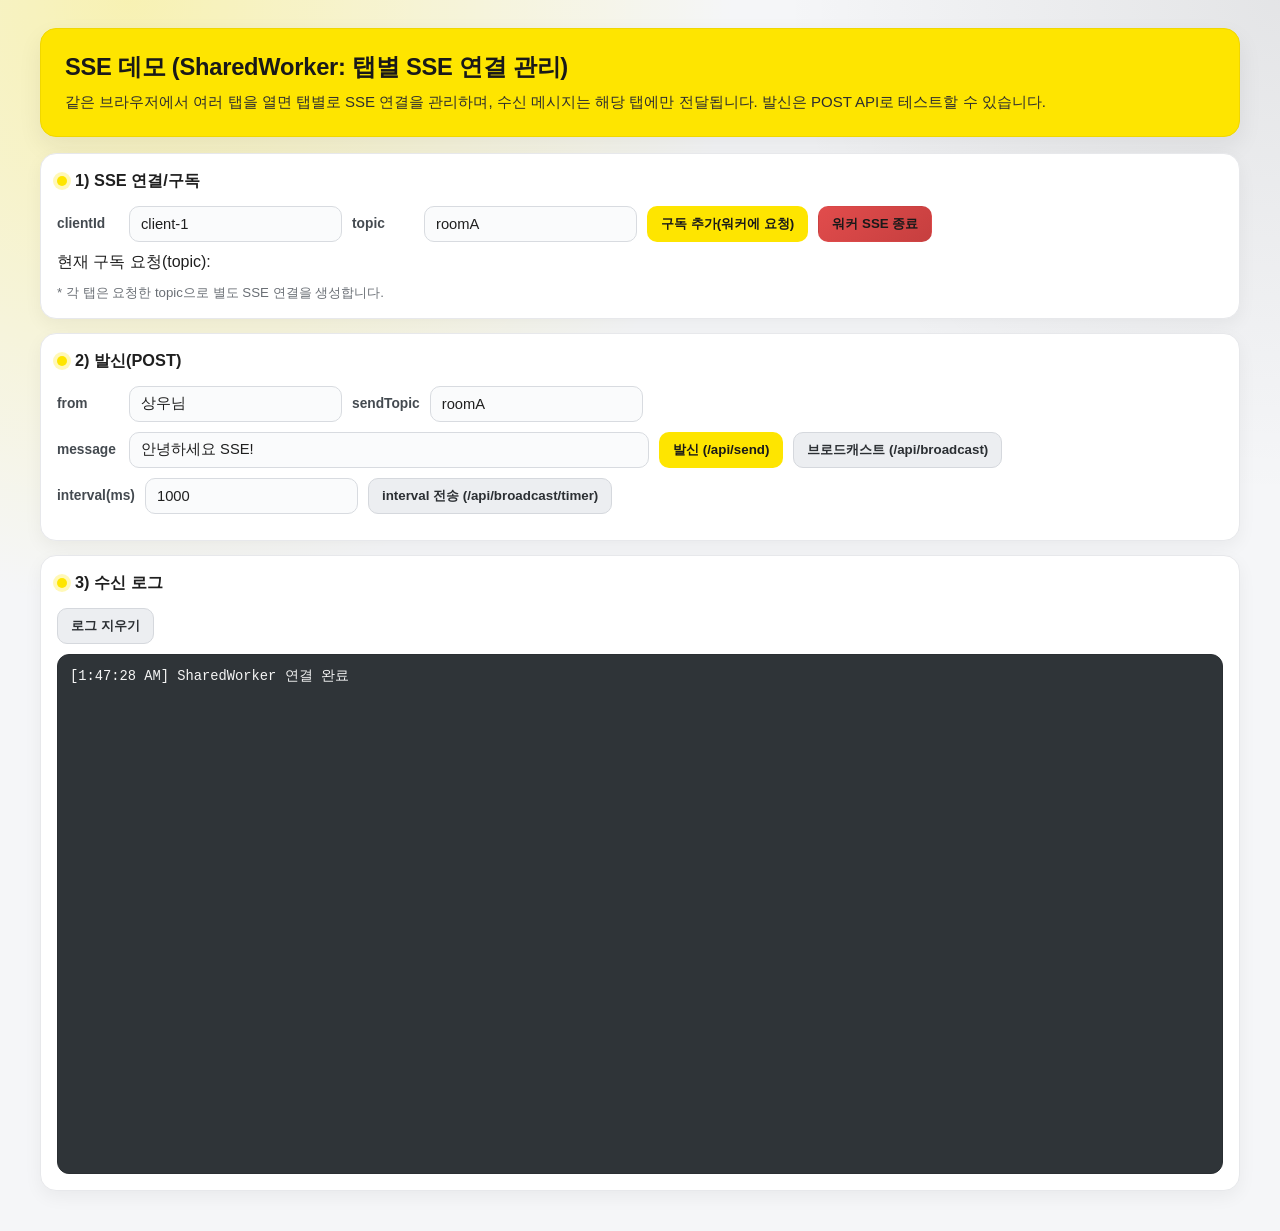
<file: src/main/resources/static/index.html>
<!doctype html>
<html lang="ko">
<head>
    <meta charset="UTF-8" />
    <meta name="viewport" content="width=device-width,initial-scale=1" />
    <title>Kakao Style SSE Demo</title>
    <link rel="stylesheet" href="index.css" />
</head>
<body>
<main class="page">
    <header class="hero">
        <h2>SSE 데모 (SharedWorker: 탭별 SSE 연결 관리)</h2>
        <p class="hero-note">
            같은 브라우저에서 여러 탭을 열면 탭별로 SSE 연결을 관리하며, 수신 메시지는 해당 탭에만 전달됩니다.
            발신은 POST API로 테스트할 수 있습니다.
        </p>
    </header>

    <div class="box">
        <h3>1) SSE 연결/구독</h3>
        <div class="row">
            <label>clientId</label>
            <input id="clientId" value="client-1" />
            <label>topic</label>
            <input id="topic" value="roomA" />
            <button id="btnConnect">구독 추가(워커에 요청)</button>
            <button id="btnDisconnectAll" class="btn-danger">워커 SSE 종료</button>
        </div>
        <div class="row">
            <div>현재 구독 요청(topic):</div>
            <div id="subs"></div>
        </div>
        <div class="muted">
            * 각 탭은 요청한 topic으로 별도 SSE 연결을 생성합니다.
        </div>
    </div>

    <div class="box">
        <h3>2) 발신(POST)</h3>
        <div class="row">
            <label>from</label>
            <input id="from" value="상우님" />
            <label>sendTopic</label>
            <input id="sendTopic" value="roomA" />
        </div>
        <div class="row">
            <label>message</label>
            <input id="message" class="input-message" value="안녕하세요 SSE!" />
            <button id="btnSend">발신 (/api/send)</button>
            <button id="btnBroadcast" class="btn-secondary">브로드캐스트 (/api/broadcast)</button>
        </div>
        <div class="row">
            <label>interval(ms)</label>
            <input id="timer" value="1000" />
            <button id="btnBroadcastTimer" class="btn-secondary">interval 전송 (/api/broadcast/timer)</button>
        </div>
    </div>

    <div class="box">
        <h3>3) 수신 로그</h3>
        <div class="row">
            <button id="btnClear" class="btn-secondary">로그 지우기</button>
        </div>
        <div id="log"></div>
    </div>
</main>

<script>
    // =========================
    // 유틸
    // =========================
    const logEl = document.getElementById('log');
    const subsEl = document.getElementById('subs');

    function log(line, isError = false) {
        const now = new Date().toLocaleTimeString();
        const prefix = isError ? "[ERR]" : "";
        logEl.textContent += `[${now}]${prefix} ${line}\n`;
        logEl.scrollTop = logEl.scrollHeight;
    }

    // =========================
    // SharedWorker 연결
    // =========================
    let worker;
    let subscribedTopics = new Set();

    /**
     * SharedWorker를 초기화하고 워커 -> UI 메시지 수신 핸들러를 연결한다.
     *
     * 동작:
     * 1) SharedWorker 인스턴스를 생성하고 포트를 시작한다.
     * 2) 워커가 전달한 메시지 타입(message/error/unknown)에 따라 로그를 출력한다.
     * 3) 브라우저가 SharedWorker를 지원하지 않거나 로드에 실패하면 에러 로그를 남긴다.
     */
    function initWorker() {
        try {
            worker = new SharedWorker("sse-shared-worker.js");
            worker.port.start();

            // 워커에서 전달되는 이벤트를 UI 로그 포맷으로 변환해 출력
            worker.port.onmessage = (event) => {
                const msg = event.data;
                // msg: {type, ...}
                if (!msg || !msg.type) return;

                switch (msg.type) {
                    case "message":
                        // { type:"message", topic, eventName, data }
                        log(`[recv][${msg.topic || "-"}][${msg.eventName || "message"}] ${msg.data}`);
                        break;

                    case "error":
                        log(`[worker][error] ${msg.data}`, true);
                        break;

                    default:
                        log(`[worker][unknown] ${JSON.stringify(msg)}`);
                }
            };

            log("SharedWorker 연결 완료");
        } catch (e) {
            log("SharedWorker를 지원하지 않는 브라우저이거나 로드 실패: " + e.message, true);
        }
    }

    function renderTopics() {
        subsEl.innerHTML = '';
        [...subscribedTopics].forEach(topic => {
            const tag = document.createElement('span');
            tag.className = 'tag';
            tag.innerHTML = `<strong>${topic}</strong>`;
            subsEl.appendChild(tag);
        });
    }

    // =========================
    // 워커에 구독 추가/삭제 요청
    // =========================
    function addTopic() {
        const clientId = document.getElementById("clientId").value.trim();
        const topic = document.getElementById("topic").value.trim();

        if (!worker) return log("워커가 초기화되지 않았습니다.", true);
        if (!clientId || !topic) return log("clientId/topic을 입력하세요.", true);

        // UI 상태 업데이트
        subscribedTopics.add(topic);
        renderTopics();

        // 워커에 "topic 추가" 요청
        worker.port.postMessage({
            type: "connect",
            clientId,
            topic
        });

        log(`워커에 구독 요청: topic=${topic}`);
    }

    function disconnectAll() {
        if (!worker) return log("워커가 초기화되지 않았습니다.", true);

        subscribedTopics.clear();
        renderTopics();

        worker.port.postMessage({ type: "disconnectAll" });
        log("워커 SSE 전체 종료 요청");
    }

    // =========================
    // 발신 API
    // =========================
    async function send() {
        const from = document.getElementById('from').value.trim();
        const topic = document.getElementById('sendTopic').value.trim();
        const message = document.getElementById('message').value.trim();

        if (!topic || !message) return log("sendTopic/message를 입력하세요.", true);

        const res = await fetch('/api/send', {
            method: 'POST',
            headers: {'Content-Type': 'application/json'},
            body: JSON.stringify({ topic, message, from })
        });

        log(`발신 결과: HTTP ${res.status}`);
    }

    async function broadcast() {
        const message = document.getElementById('message').value.trim();
        if (!message) return log("message를 입력하세요.", true);

        const res = await fetch(`/api/broadcast?message=${encodeURIComponent(message)}`, {
            method: 'POST'
        });

        log(`브로드캐스트 결과: HTTP ${res.status}`);
    }

    async function broadcastTimer() {
        const timer = document.getElementById('timer').value.trim();
        if (!timer || Number.isNaN(Number(timer))) {
            return log("interval(ms)에 숫자를 입력하세요.", true);
        }

        const res = await fetch(`/api/broadcast/timer?timer=${encodeURIComponent(timer)}`, {
            method: 'POST'
        });

        log(`interval 브로드캐스트 결과: HTTP ${res.status}`);
    }

    // =========================
    // 이벤트 바인딩
    // =========================
    document.getElementById('btnConnect').onclick = addTopic;
    document.getElementById('btnDisconnectAll').onclick = disconnectAll;
    document.getElementById('btnSend').onclick = send;
    document.getElementById('btnBroadcast').onclick = broadcast;
    document.getElementById('btnBroadcastTimer').onclick = broadcastTimer;
    document.getElementById('btnClear').onclick = () => (logEl.textContent = '');

    // =========================
    // 초기화
    // =========================
    initWorker();
    renderTopics();
</script>
</body>
</html>
</file>
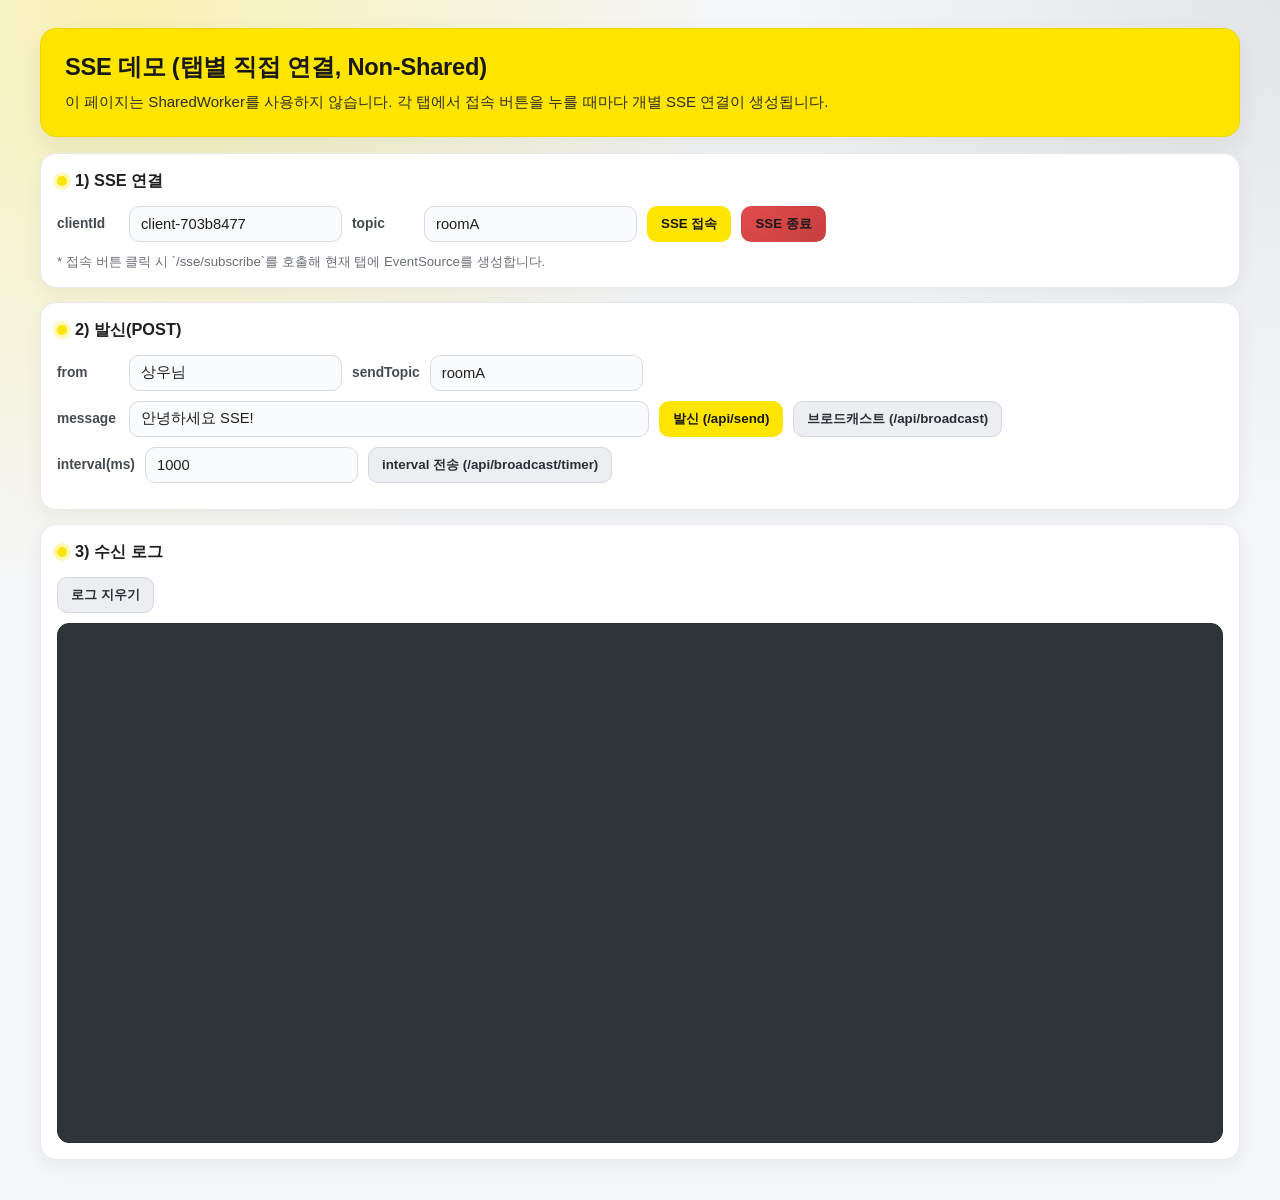
<file: src/main/resources/static/index-non-shared.html>
<!doctype html>
<html lang="ko">
<head>
    <meta charset="UTF-8" />
    <meta name="viewport" content="width=device-width,initial-scale=1" />
    <title>SSE Non-Shared Demo</title>
    <link rel="stylesheet" href="index.css" />
</head>
<body>
<main class="page">
    <header class="hero">
        <h2>SSE 데모 (탭별 직접 연결, Non-Shared)</h2>
        <p class="hero-note">
            이 페이지는 SharedWorker를 사용하지 않습니다.
            각 탭에서 접속 버튼을 누를 때마다 개별 SSE 연결이 생성됩니다.
        </p>
    </header>

    <div class="box">
        <h3>1) SSE 연결</h3>
        <div class="row">
            <label>clientId</label>
            <input id="clientId" />
            <label>topic</label>
            <input id="topic" value="roomA" />
            <button id="btnConnect">SSE 접속</button>
            <button id="btnDisconnect" class="btn-danger">SSE 종료</button>
        </div>
        <div class="muted">
            * 접속 버튼 클릭 시 `/sse/subscribe`를 호출해 현재 탭에 EventSource를 생성합니다.
        </div>
    </div>

    <div class="box">
        <h3>2) 발신(POST)</h3>
        <div class="row">
            <label>from</label>
            <input id="from" value="상우님" />
            <label>sendTopic</label>
            <input id="sendTopic" value="roomA" />
        </div>
        <div class="row">
            <label>message</label>
            <input id="message" class="input-message" value="안녕하세요 SSE!" />
            <button id="btnSend">발신 (/api/send)</button>
            <button id="btnBroadcast" class="btn-secondary">브로드캐스트 (/api/broadcast)</button>
        </div>
        <div class="row">
            <label>interval(ms)</label>
            <input id="timer" value="1000" />
            <button id="btnBroadcastTimer" class="btn-secondary">interval 전송 (/api/broadcast/timer)</button>
        </div>
    </div>

    <div class="box">
        <h3>3) 수신 로그</h3>
        <div class="row">
            <button id="btnClear" class="btn-secondary">로그 지우기</button>
        </div>
        <div id="log"></div>
    </div>
</main>

<script>
    const logEl = document.getElementById("log");
    let eventSource = null;

    function log(line, isError = false) {
        const now = new Date().toLocaleTimeString();
        const prefix = isError ? "[ERR]" : "";
        logEl.textContent += `[${now}]${prefix} ${line}\n`;
        logEl.scrollTop = logEl.scrollHeight;
    }

    function defaultClientId() {
        if (window.crypto && crypto.randomUUID) {
            return `client-${crypto.randomUUID().slice(0, 8)}`;
        }
        return `client-${Date.now()}`;
    }

    function handleSseEvent(eventName, event, fallbackTopic) {
        let payload = event.data;
        try {
            payload = JSON.parse(event.data);
        } catch (_) {
            // plain text도 허용
        }

        const topic = payload && payload.topic ? payload.topic : fallbackTopic;
        const message = payload && payload.message ? payload.message : event.data;
        log(`[recv][${topic || "-"}][${eventName}] ${message}`);
    }

    function connectSse() {
        const clientId = document.getElementById("clientId").value.trim();
        const topic = document.getElementById("topic").value.trim();

        if (!clientId || !topic) return log("clientId/topic을 입력하세요.", true);

        if (eventSource) {
            eventSource.close();
            eventSource = null;
        }

        eventSource = new EventSource(
            `/sse/subscribe?clientId=${encodeURIComponent(clientId)}&topic=${encodeURIComponent(topic)}`
        );

        eventSource.onopen = () => log(`SSE 연결 완료: clientId=${clientId}, topic=${topic}`);
        eventSource.onmessage = (event) => handleSseEvent("message", event, topic);
        eventSource.addEventListener("connected", (event) => handleSseEvent("connected", event, topic));
        eventSource.addEventListener("broadcast", (event) => handleSseEvent("broadcast", event, topic));
        eventSource.onerror = () => log(`SSE 오류: topic=${topic}`, true);
    }

    function disconnectSse() {
        if (!eventSource) return;
        eventSource.close();
        eventSource = null;
        log("SSE 연결 종료");
    }

    async function send() {
        const from = document.getElementById("from").value.trim();
        const topic = document.getElementById("sendTopic").value.trim();
        const message = document.getElementById("message").value.trim();
        if (!topic || !message) return log("sendTopic/message를 입력하세요.", true);

        const res = await fetch("/api/send", {
            method: "POST",
            headers: { "Content-Type": "application/json" },
            body: JSON.stringify({ topic, message, from })
        });
        log(`발신 결과: HTTP ${res.status}`);
    }

    async function broadcast() {
        const message = document.getElementById("message").value.trim();
        if (!message) return log("message를 입력하세요.", true);

        const res = await fetch(`/api/broadcast?message=${encodeURIComponent(message)}`, {
            method: "POST"
        });
        log(`브로드캐스트 결과: HTTP ${res.status}`);
    }

    async function broadcastTimer() {
        const timer = document.getElementById("timer").value.trim();
        if (!timer || Number.isNaN(Number(timer))) {
            return log("interval(ms)에 숫자를 입력하세요.", true);
        }

        const res = await fetch(`/api/broadcast/timer?timer=${encodeURIComponent(timer)}`, {
            method: "POST"
        });
        log(`interval 브로드캐스트 결과: HTTP ${res.status}`);
    }

    document.getElementById("btnConnect").onclick = connectSse;
    document.getElementById("btnDisconnect").onclick = disconnectSse;
    document.getElementById("btnSend").onclick = send;
    document.getElementById("btnBroadcast").onclick = broadcast;
    document.getElementById("btnBroadcastTimer").onclick = broadcastTimer;
    document.getElementById("btnClear").onclick = () => (logEl.textContent = "");

    document.getElementById("clientId").value = defaultClientId();
</script>
</body>
</html>
</file>
<file: src/main/resources/static/index.css>
:root {
    --kakao-yellow: #fee500;
    --kakao-yellow-strong: #f7d900;
    --kakao-black: #191919;
    --bg: #f5f6f8;
    --panel-bg: #ffffff;
    --text: #1f1f1f;
    --muted: #6a6f75;
    --line: #e7e8eb;
    --danger: #e14c4c;
    --danger-strong: #c63f3f;
    --shadow: 0 10px 24px rgba(25, 25, 25, 0.07);
    --radius-lg: 16px;
    --radius-md: 12px;
}

* { box-sizing: border-box; }

body {
    margin: 0;
    min-height: 100vh;
    color: var(--text);
    font-family: "Apple SD Gothic Neo", "Malgun Gothic", "Noto Sans KR", sans-serif;
    background:
        radial-gradient(circle at 10% 0%, rgba(254, 229, 0, 0.28), transparent 36%),
        radial-gradient(circle at 100% 0%, rgba(25, 25, 25, 0.08), transparent 28%),
        var(--bg);
    padding: 28px 18px 40px;
}

.page {
    width: min(1200px, 100%);
    margin: 0 auto;
}

.hero {
    background: var(--kakao-yellow);
    border: 1px solid #f0d700;
    box-shadow: var(--shadow);
    border-radius: var(--radius-lg);
    padding: 22px 24px;
    margin-bottom: 16px;
}

h2 {
    margin: 0 0 8px;
    font-size: 1.48rem;
    letter-spacing: -0.01em;
    color: var(--kakao-black);
}

.hero-note {
    margin: 0;
    color: #2e2e2e;
    line-height: 1.5;
    font-size: 0.94rem;
}

.box {
    background: var(--panel-bg);
    border: 1px solid var(--line);
    border-radius: var(--radius-lg);
    padding: 16px;
    margin-top: 14px;
    box-shadow: 0 6px 18px rgba(0, 0, 0, 0.05);
}

h3 {
    margin: 0 0 14px;
    font-size: 1.02rem;
    display: inline-flex;
    align-items: center;
    gap: 8px;
}

h3::before {
    content: "";
    width: 10px;
    height: 10px;
    border-radius: 50%;
    background: var(--kakao-yellow);
    box-shadow: 0 0 0 4px rgba(254, 229, 0, 0.28);
}

.row {
    display: flex;
    gap: 10px;
    margin-bottom: 10px;
    align-items: center;
    flex-wrap: wrap;
}

label {
    font-size: 0.86rem;
    color: #444a50;
    font-weight: 600;
    min-width: 62px;
}

input {
    border: 1px solid #d8dbe0;
    background: #fafbfc;
    border-radius: 10px;
    padding: 9px 11px;
    min-width: 140px;
    color: var(--text);
    font-size: 0.92rem;
    transition: border-color .2s ease, box-shadow .2s ease;
}

input:focus {
    outline: none;
    border-color: #c6b200;
    box-shadow: 0 0 0 4px rgba(254, 229, 0, 0.28);
}

.input-message {
    width: min(520px, 100%);
}

button {
    border: 1px solid transparent;
    border-radius: 10px;
    padding: 8px 13px;
    font-weight: 600;
    cursor: pointer;
    color: var(--kakao-black);
    background: var(--kakao-yellow);
    transition: transform .12s ease, filter .2s ease;
}

button:hover {
    filter: brightness(0.97);
}

button:active {
    transform: translateY(1px);
}

button:focus-visible {
    outline: none;
    box-shadow: 0 0 0 4px rgba(254, 229, 0, 0.36);
}

.btn-secondary {
    background: #eceef1;
    color: #2b2f33;
    border-color: #d5d8dd;
}

.btn-danger {
    background: linear-gradient(140deg, var(--danger), var(--danger-strong));
}

#log {
    white-space: pre-wrap;
    background: #2f3438;
    color: #f5f5f5;
    font-family: "JetBrains Mono", "D2Coding", "Consolas", monospace;
    padding: 12px;
    width: 100%;
    height: 520px;
    overflow: auto;
    border-radius: var(--radius-md);
    border: 1px solid #2a2e32;
    line-height: 1.4;
    font-size: 0.86rem;
}

#subs {
    display: flex;
    flex-wrap: wrap;
    gap: 8px;
}

.tag {
    display: inline-flex;
    align-items: center;
    gap: 8px;
    padding: 5px 8px 5px 11px;
    border: 1px solid #efe29a;
    border-radius: 999px;
    background: #fff9d6;
    color: #2a2a2a;
    font-size: 0.88rem;
}

.muted {
    color: var(--muted);
    font-size: 0.83rem;
    line-height: 1.45;
}

@media (max-width: 700px) {
    body { padding: 18px 12px 28px; }
    .hero { padding: 18px 16px; }
    .box { padding: 14px; }
    .row { margin-bottom: 12px; }
    input { width: 100%; }
    label { min-width: auto; }
    .input-message { width: 100%; }
}
</file>
